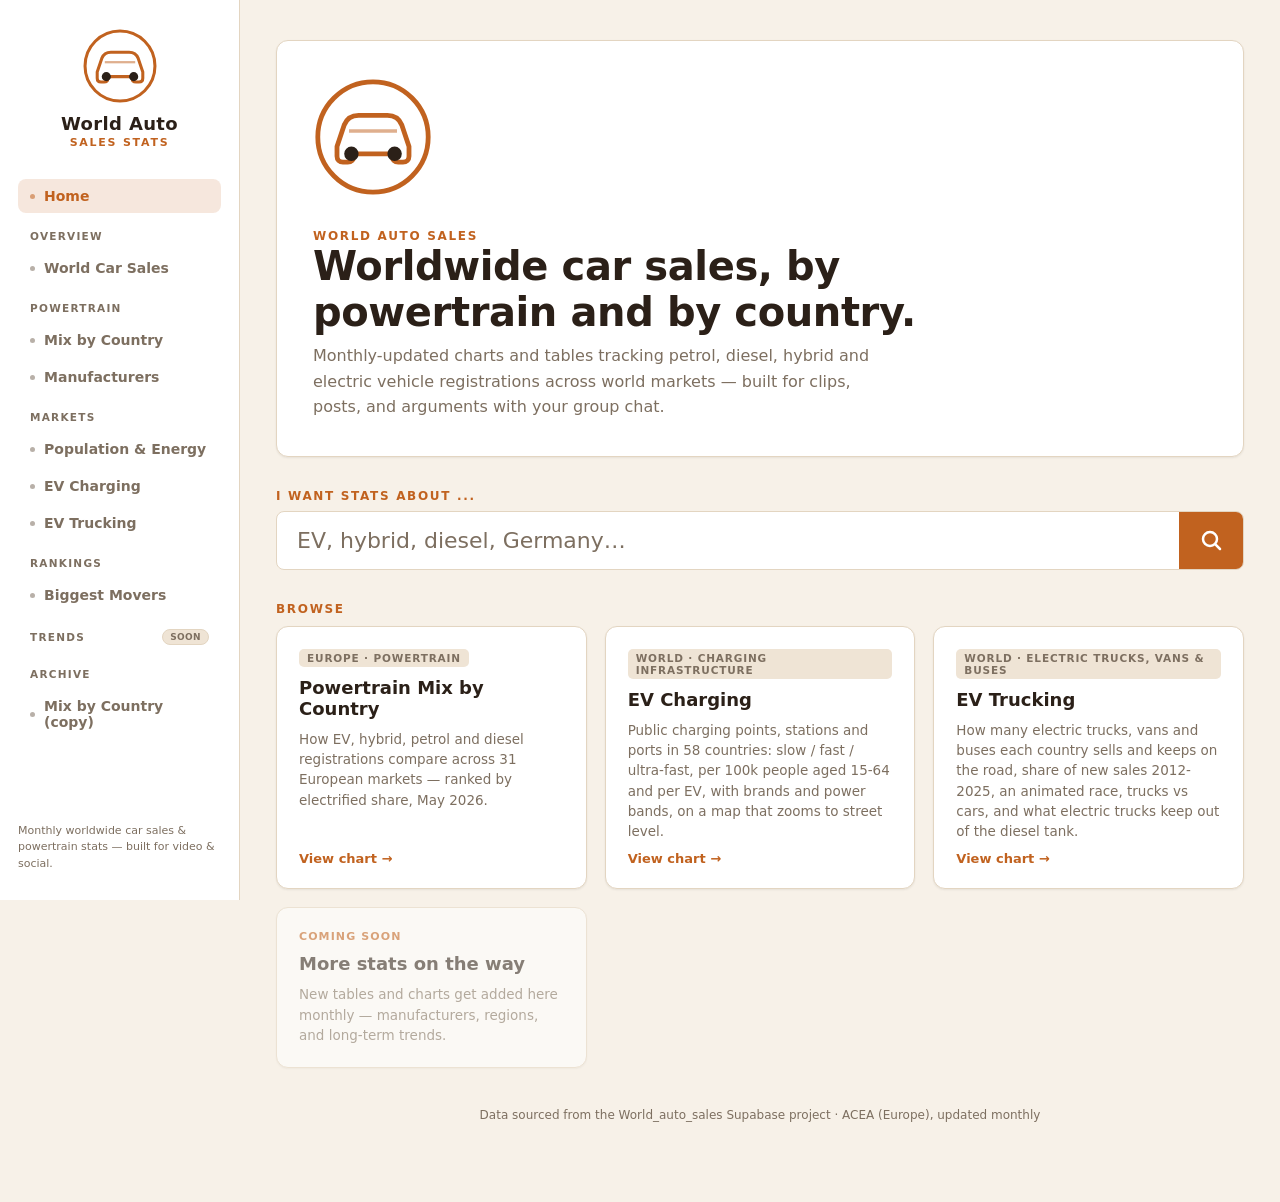
<file: index.html>
<!DOCTYPE html>
<html lang="en">
<head>
<meta charset="UTF-8">
<meta name="viewport" content="width=device-width, initial-scale=1.0">
<title>World Auto Sales</title>
<link rel="icon" href="data:image/svg+xml,<svg xmlns=%22http://www.w3.org/2000/svg%22 viewBox=%220 0 100 100%22><text y=%22.9em%22 font-size=%2290%22>🚗</text></svg>">
<link rel="stylesheet" href="assets/styles.css">
</head>
<body>

<div class="shell">
  <aside class="sidebar">
    <a class="sidebar-logo" href="index.html">
      <svg viewBox="0 0 100 100" aria-hidden="true">
        <circle cx="50" cy="50" r="46" fill="var(--surface)" stroke="var(--accent)" stroke-width="4"/>
        <path d="M20 58 L26 40 C28 35 32 32 38 32 L62 32 C68 32 72 35 74 40 L80 58 L80 66 C80 69 78 71 75 71 L71 71 C68 71 66 69 66 66 L66 64 L34 64 L34 66 C34 69 32 71 29 71 L25 71 C22 71 20 69 20 66 Z" fill="none" stroke="var(--accent)" stroke-width="4" stroke-linejoin="round"/>
        <circle cx="32" cy="64" r="6" fill="var(--text)"/>
        <circle cx="68" cy="64" r="6" fill="var(--text)"/>
        <line x1="30" y1="45" x2="70" y2="45" stroke="var(--accent)" stroke-width="3" opacity="0.5"/>
      </svg>
      <span class="wordmark">
        <span class="brand">World Auto</span>
        <span class="sub">Sales Stats</span>
      </span>
    </a>

    <nav class="sidebar-nav">
      <a href="index.html" aria-current="page"><span class="dot"></span>Home</a>

      <div class="nav-heading">Overview</div>
      <a href="world-car-sales.html"><span class="dot"></span>World Car Sales</a>

      <div class="nav-heading">Powertrain</div>
      <a href="powertrain-mix-by-country.html"><span class="dot"></span>Mix by Country</a>
      <a href="manufacturers.html"><span class="dot"></span>Manufacturers</a>

      <div class="nav-heading">Markets</div>
      <a href="population-energy.html"><span class="dot"></span>Population &amp; Energy</a>
      <a href="charging-stations.html"><span class="dot"></span>EV Charging</a>
      <a href="ev-trucking.html"><span class="dot"></span>EV Trucking</a>

      <div class="nav-heading">Rankings</div>
      <a href="biggest-movers.html"><span class="dot"></span>Biggest Movers</a>

      <div class="nav-heading">Trends<span class="soon-pill">Soon</span></div>

      <div class="nav-heading">Archive</div>
      <a href="powertrain-mix-by-country-copy.html"><span class="dot"></span>Mix by Country (copy)</a>
    </nav>

    <div class="sidebar-footer">
      Monthly worldwide car sales &amp; powertrain stats — built for video &amp; social.
    </div>
  </aside>

  <main class="main">
    <div class="page">
      <div class="card hero">
        <svg class="hero-crest" viewBox="0 0 100 100" aria-hidden="true">
          <circle cx="50" cy="50" r="46" fill="var(--surface)" stroke="var(--accent)" stroke-width="4"/>
          <path d="M20 58 L26 40 C28 35 32 32 38 32 L62 32 C68 32 72 35 74 40 L80 58 L80 66 C80 69 78 71 75 71 L71 71 C68 71 66 69 66 66 L66 64 L34 64 L34 66 C34 69 32 71 29 71 L25 71 C22 71 20 69 20 66 Z" fill="none" stroke="var(--accent)" stroke-width="4" stroke-linejoin="round"/>
          <circle cx="32" cy="64" r="6" fill="var(--text)"/>
          <circle cx="68" cy="64" r="6" fill="var(--text)"/>
          <line x1="30" y1="45" x2="70" y2="45" stroke="var(--accent)" stroke-width="3" opacity="0.5"/>
        </svg>
        <div class="hero-text">
          <div class="eyebrow">World Auto Sales</div>
          <h1>Worldwide car sales, by powertrain and by country.</h1>
          <p>Monthly-updated charts and tables tracking petrol, diesel, hybrid and electric vehicle registrations across world markets — built for clips, posts, and arguments with your group chat.</p>
        </div>
      </div>

      <div class="search-section">
        <div class="eyebrow" style="margin-bottom:8px;">I want stats about ...</div>
        <div class="search-box" id="search-box">
          <input type="text" id="search-input" placeholder="EV, hybrid, diesel, Germany…" autocomplete="off">
          <button type="button" class="clear-btn" id="search-clear" aria-label="Clear search">✕</button>
          <button type="button" class="search-submit" id="search-submit" aria-label="Search">
            <svg viewBox="0 0 24 24" fill="none" stroke="currentColor" stroke-width="2.5" stroke-linecap="round" aria-hidden="true">
              <circle cx="11" cy="11" r="7"/>
              <line x1="21" y1="21" x2="16.65" y2="16.65"/>
            </svg>
          </button>
        </div>
      </div>

      <div>
        <div class="browse-heading">
          <div class="eyebrow" id="browse-title">Browse</div>
          <div class="count" id="browse-count"></div>
        </div>
        <div class="link-grid" id="link-grid"></div>
      </div>

      <footer class="page-footer">
        Data sourced from the World_auto_sales Supabase project · ACEA (Europe), updated monthly
      </footer>
    </div>
  </main>
</div>

<script src="assets/catalog.js"></script>
<script>
const grid = document.getElementById('link-grid');
const input = document.getElementById('search-input');
const searchBox = document.getElementById('search-box');
const clearBtn = document.getElementById('search-clear');
const browseTitle = document.getElementById('browse-title');
const browseCount = document.getElementById('browse-count');

function cardHTML(stat){
  return `
    <a class="link-card card" href="${stat.url}">
      <div class="subject">${stat.subject}</div>
      <h3>${stat.title}</h3>
      <p>${stat.description}</p>
      <div class="cta">View chart →</div>
    </a>`;
}

function comingSoonHTML(){
  return `
    <div class="link-card card coming-soon">
      <div class="tag">Coming soon</div>
      <h3>More stats on the way</h3>
      <p>New tables and charts get added here monthly — manufacturers, regions, and long-term trends.</p>
    </div>`;
}

function matches(stat, query){
  const haystack = [stat.title, stat.subject, ...stat.keywords].join(' ').toLowerCase();
  return query.split(/\s+/).filter(Boolean).every(term => haystack.includes(term));
}

function render(){
  const query = input.value.trim().toLowerCase();
  searchBox.classList.toggle('has-query', query.length > 0);

  if(!query){
    browseTitle.textContent = 'Browse';
    browseCount.textContent = '';
    grid.innerHTML = STATS_CATALOG.map(cardHTML).join('') + comingSoonHTML();
    return;
  }

  const results = STATS_CATALOG.filter(stat => matches(stat, query));
  browseTitle.textContent = 'Search results';
  browseCount.textContent = results.length + (results.length === 1 ? ' match' : ' matches');

  grid.innerHTML = results.length
    ? results.map(cardHTML).join('')
    : `<div class="no-results">No stats found for "${input.value.trim()}" — try a different word, like a fuel type or country.</div>`;
}

input.addEventListener('input', render);
clearBtn.addEventListener('click', () => { input.value = ''; render(); input.focus(); });
document.getElementById('search-submit').addEventListener('click', () => { render(); input.focus(); });
input.addEventListener('keydown', e => { if(e.key === 'Enter') render(); });
render();
</script>
</body>
</html>
</file>
<file: assets/styles.css>
:root{
  --bg:#f7f1e8;
  --surface:#ffffff;
  --surface-alt:#efe4d5;
  --text:#2b2018;
  --text-muted:#7d6f60;
  --accent:#c1621f;
  --accent-strong:#b3261e;
  --border:#e3d5c1;
  --shadow: 0 1px 2px rgba(43,32,24,0.08);
  /* the .tooltip background is var(--text) (inverted vs. the page), so these need the
     opposite light/dark pairing from every other token here: bright in light mode
     (tooltip is dark), deeper/richer in dark mode (tooltip is light) -- see below.
     One per B/C/D grade so the tooltip's "Data quality" line is distinguishable at a
     glance again, not one flat highlight color for every grade. AA/A get no override at
     all (plain tooltip text) so the B/C/D colors are the ones that stand out. */
  --dq-tooltip-b:#ffd60a;
  --dq-tooltip-c:#ff9d4d;
  --dq-tooltip-d:#ff6259;
  /* MoM change line in the map tooltip: bright in light mode (dark tooltip), deeper in dark mode (light tooltip) */
  --tip-up:#4ade80;
  --tip-down:#ff6b61;
  --tip-flat:#ffd60a;
  /* map fill for a country we've actively researched and graded (has a country_data_coverage
     entry) but that has no fuel-type split in any period -- light purple, a deliberate signal
     that real sales/total data exists for this country even though the fuel-type split doesn't,
     distinct from both --surface-alt (used for "never looked at this country" map fill) and the
     pale-green end of the BEV colorScale, so the three "no color" states read as genuinely different */
  --map-no-motorisation:#c9b8e8;
  /* map fill for a country that DOES have a fuel-type split, but not for the period selected
     (e.g. annual-only Morocco while a 2026 month is picked) -- soft blue, so it reads apart from
     purple (no split in any period), tan (never researched) and the green BEV scale */
  --map-no-period:#a9c7d9;
  /* map fill for "never researched" countries -- its own token rather than reusing
     --surface-alt, because --surface-alt is near-black in dark mode and made this tier
     unreadable (blending into the map's dark background); darker tan in light mode so
     it reads as a deliberate fill rather than empty page background */
  --map-not-researched:#ddd0ba;
}
@media (prefers-color-scheme: dark){
  :root:not([data-theme="light"]){
    --bg:#15110e;
    --surface:#1c1815;
    --surface-alt:#241d17;
    --text:#f2ece5;
    --text-muted:#a89a8b;
    --accent:#e2833f;
    --accent-strong:#e2564a;
    --border:#362e26;
    --shadow: 0 1px 2px rgba(0,0,0,0.4);
    --dq-tooltip-b:#8a6a00;
    --dq-tooltip-c:#8a4300;
    --dq-tooltip-d:#8a1f16;
    --tip-up:#15803d;
    --tip-down:#b91c1c;
    --tip-flat:#a16207;
    --map-no-motorisation:#5a4a7a;
    --map-no-period:#3e5d73;
    --map-not-researched:#ffffff;
  }
}
:root[data-theme="dark"]{
  --bg:#15110e;
  --surface:#1c1815;
  --surface-alt:#241d17;
  --text:#f2ece5;
  --text-muted:#a89a8b;
  --accent:#e2833f;
  --accent-strong:#e2564a;
  --border:#362e26;
  --shadow: 0 1px 2px rgba(0,0,0,0.4);
  --dq-tooltip-b:#8a6a00;
  --dq-tooltip-c:#8a4300;
  --dq-tooltip-d:#8a1f16;
  --tip-up:#15803d;
  --tip-down:#b91c1c;
  --tip-flat:#a16207;
  --map-not-researched:#ffffff;
  --map-no-motorisation:#5a4a7a;
  --map-no-period:#3e5d73;
}

*{ box-sizing:border-box; }
html, body{ background:var(--bg); }
body{
  color:var(--text);
  font-family: -apple-system, "Segoe UI", system-ui, Roboto, sans-serif;
  margin:0;
}

/* ---------- shell / sidebar layout ---------- */
.shell{
  display:flex;
  align-items:stretch;
  min-height:100vh;
}
.sidebar{
  width:240px;
  flex-shrink:0;
  background:var(--surface);
  border-right:1px solid var(--border);
  padding:28px 18px;
  display:flex;
  flex-direction:column;
  gap:30px;
  position:sticky;
  top:0;
  align-self:flex-start;
  height:100vh;
  overflow-y:auto;
}
.sidebar-logo{
  display:flex;
  flex-direction:column;
  align-items:center;
  gap:10px;
  text-align:center;
  text-decoration:none;
  color:inherit;
}
.sidebar-logo svg{ width:76px; height:76px; }
.sidebar-logo .wordmark{ line-height:1.15; }
.sidebar-logo .wordmark .brand{
  display:block;
  font-size:18px;
  font-weight:800;
  letter-spacing:0.02em;
  color:var(--text);
}
.sidebar-logo .wordmark .sub{
  display:block;
  font-size:11px;
  font-weight:700;
  letter-spacing:0.16em;
  text-transform:uppercase;
  color:var(--accent);
  margin-top:2px;
}

nav.sidebar-nav{
  display:flex;
  flex-direction:column;
  gap:3px;
}
nav.sidebar-nav .nav-heading{
  display:flex;
  align-items:center;
  justify-content:space-between;
  gap:8px;
  font-size:10.5px;
  font-weight:700;
  letter-spacing:0.12em;
  text-transform:uppercase;
  color:var(--text-muted);
  padding:0 12px;
  margin:14px 0 6px;
}
.soon-pill{
  font-size:9px;
  font-weight:700;
  letter-spacing:0.04em;
  text-transform:uppercase;
  color:var(--text-muted);
  background:var(--surface-alt);
  border:1px solid var(--border);
  border-radius:20px;
  padding:2px 7px;
}
nav.sidebar-nav a{
  display:flex;
  align-items:center;
  gap:9px;
  padding:9px 12px;
  border-radius:8px;
  color:var(--text-muted);
  font-weight:600;
  font-size:14px;
  text-decoration:none;
}
nav.sidebar-nav a:hover{ background:var(--surface-alt); color:var(--text); }
nav.sidebar-nav a[aria-current="page"]{
  background: color-mix(in srgb, var(--accent) 15%, transparent);
  color:var(--accent);
}
nav.sidebar-nav a .dot{
  width:5px; height:5px; border-radius:50%;
  background:currentColor;
  opacity:0.55;
  flex-shrink:0;
}

.sidebar-footer{
  margin-top:auto;
  font-size:11px;
  color:var(--text-muted);
  line-height:1.5;
}

.main{
  flex:1;
  min-width:0;
  padding:40px 36px 80px;
}
.page{
  max-width: 1180px;
  margin: 0 auto;
  display:flex;
  flex-direction:column;
  gap:32px;
}

/* individual-country.html: sticky "choose a country" bar, always pinned to the top of the
   viewport while scrolling — the page requires a country to be picked before showing any
   chart, so this needs to stay reachable no matter how far down the user has scrolled. */
.country-search-bar{
  position:sticky;
  top:0;
  z-index:40;
  display:flex;
  align-items:center;
  gap:14px;
  background:var(--surface);
  border:1px solid var(--border);
  border-radius:10px;
  padding:14px 18px;
  margin-bottom:24px;
  box-shadow:0 2px 10px rgba(0,0,0,0.06);
}
.country-search-label{
  font-size:12px;
  font-weight:700;
  letter-spacing:0.04em;
  text-transform:uppercase;
  color:var(--text-muted);
  white-space:nowrap;
}
.country-search-input-wrap{ position:relative; flex:1; max-width:420px; }
.country-search-input{
  width:100%;
  box-sizing:border-box;
  font-family:inherit;
  font-size:15px;
  color:var(--text);
  background:var(--surface-alt);
  border:1px solid var(--border);
  border-radius:8px;
  padding:10px 14px;
}
.country-search-input:focus{ outline:none; border-color:var(--accent); }
.country-search-results{
  position:absolute;
  top:calc(100% + 4px);
  left:0;
  right:0;
  max-height:320px;
  overflow-y:auto;
  background:var(--surface);
  border:1px solid var(--border);
  border-radius:8px;
  box-shadow:0 8px 24px rgba(0,0,0,0.14);
  z-index:41;
}
.country-search-result{
  display:block;
  width:100%;
  text-align:left;
  padding:9px 14px;
  font-size:13.5px;
  font-family:inherit;
  color:var(--text);
  background:none;
  border:none;
  border-bottom:1px solid var(--border);
  cursor:pointer;
}
.country-search-result:last-child{ border-bottom:none; }
.country-search-result:hover, .country-search-result.active{ background:var(--surface-alt); color:var(--accent); }
.country-search-result .csr-continent{ color:var(--text-muted); font-size:11px; margin-right:6px; }
.country-search-empty{ padding:9px 14px; font-size:13px; color:var(--text-muted); }
.country-search-bar .map-clear-btn{ position:static; white-space:nowrap; }
.no-data-row .country-label, .no-data-row td:first-child{ color:var(--text-muted); font-style:italic; }
.no-data-bar{
  width:100%;
  padding:4px 8px;
  font-size:11.5px;
  color:var(--text-muted);
  font-style:italic;
  background:repeating-linear-gradient(45deg, var(--surface-alt), var(--surface-alt) 6px, var(--surface) 6px, var(--surface) 12px);
  border:1px dashed var(--border);
  border-radius:4px;
  box-sizing:border-box;
}
.no-data-row td:not(:first-child){ color:var(--text-muted); font-style:italic; }
#data-table tr.total-row{ font-weight:700; border-top:2px solid var(--border); background:var(--surface-alt); }
#data-table tr.total-row td.as-of-cell{ font-weight:400; font-style:italic; color:var(--text-muted); font-size:11.5px; }
@media (max-width: 720px){
  .country-search-bar{ flex-wrap:wrap; }
  .country-search-label{ width:100%; }
  .country-search-input-wrap{ max-width:none; }
}

header.page-header{
  display:flex;
  flex-direction:column;
  gap:6px;
  border-bottom: 1px solid var(--border);
  padding-bottom: 20px;
}
.eyebrow{
  font-size:12px;
  font-weight:700;
  letter-spacing:0.14em;
  text-transform:uppercase;
  color:var(--accent);
}
h1{
  font-size: clamp(28px, 4vw, 40px);
  font-weight:800;
  letter-spacing:-0.01em;
  margin:0;
  text-wrap:balance;
}
.subtitle{
  color:var(--text-muted);
  font-size:15px;
  max-width:66ch;
  line-height:1.5;
  margin:0;
}

.stat-row{
  display:grid;
  grid-template-columns: repeat(auto-fit, minmax(120px,1fr));
  gap:10px;
}
.stat{
  background:var(--surface-alt);
  border:1px solid var(--border);
  border-radius:10px;
  padding:14px 14px;
  box-shadow:var(--shadow);
}
.stat .label{
  font-size:11px;
  font-weight:700;
  letter-spacing:0.08em;
  text-transform:uppercase;
  color:var(--text-muted);
}
.stat .value{
  font-family: ui-monospace, "SF Mono", "Cascadia Code", Consolas, monospace;
  font-variant-numeric: tabular-nums;
  font-size:24px;
  font-weight:700;
  margin-top:4px;
}
.stat .value small{
  display:block;
  font-size:12px;
  font-weight:600;
  color:var(--text-muted);
  margin-left:0;
  margin-top:3px;
}
.stat .stat-sub{ font-size:12.5px; font-weight:700; color:var(--text-muted); margin-top:3px; cursor:help; }
.stat .value small.stat-yoy{
  display:block;
  margin-left:0;
  margin-top:3px;
  font-size:12px;
  font-weight:700;
}
.stat .value small.stat-yoy.yoy-up{ color:#1e8f5f; }
.stat .value small.stat-yoy.yoy-down{ color:var(--accent-strong); }

.focus-stats-card .stat-row{ margin-top:4px; }
.focus-rank{
  margin-top:6px;
  font-size:11px;
  font-weight:600;
  color:var(--text-muted);
  display:flex;
  flex-direction:column;
  gap:1px;
}
.focus-rank .focus-date{
  margin-top:3px;
  font-weight:500;
  font-style:italic;
  opacity:0.75;
}

.card{
  background:var(--surface);
  border:1px solid var(--border);
  border-radius:12px;
  box-shadow:var(--shadow);
}

.chart-card{
  padding:20px 20px 12px;
  position:relative;
}
.chart-card h2{
  font-size:15px;
  margin:0 0 2px;
  font-weight:700;
}
.chart-card .note{
  font-size:12.5px;
  color:var(--text-muted);
  margin:0 0 14px;
}
svg.chart{ width:100%; height:auto; display:block; overflow: visible; touch-action:none; }

/* ---------- fuel-type legend ---------- */
.chart-legend{
  display:flex;
  flex-wrap:wrap;
  gap:8px;
  margin-bottom:14px;
}
.legend-chip{
  display:flex;
  align-items:center;
  gap:6px;
  padding:5px 11px;
  border-radius:999px;
  border:1px solid var(--border);
  background:var(--surface);
  font-size:12.5px;
  font-weight:600;
  color:var(--text);
  cursor:pointer;
  transition:opacity .15s ease;
}
.legend-chip.dimmed{ opacity:0.35; }
.legend-chip .swatch{
  width:10px; height:10px;
  border-radius:50%;
  flex-shrink:0;
}

.chart-header-row{
  display:flex;
  align-items:center;
  justify-content:space-between;
  flex-wrap:wrap;
  gap:8px 16px;
}
.chart-header-row h2{ margin:0; }
.chart-mode-toggle{
  display:inline-flex;
  border:1px solid var(--border);
  border-radius:8px;
  overflow:hidden;
  flex-shrink:0;
}
.mode-btn{
  background:var(--surface);
  border:none;
  padding:5px 12px;
  font-family:inherit;
  font-size:11.5px;
  font-weight:700;
  color:var(--text-muted);
  cursor:pointer;
}
.mode-btn + .mode-btn{ border-left:1px solid var(--border); }
.mode-btn:hover{ color:var(--text); }
.mode-btn.active{ background:var(--accent); color:var(--surface); }

.legend-row{
  display:flex;
  align-items:center;
  justify-content:space-between;
  flex-wrap:wrap;
  gap:10px 16px;
  margin-bottom:14px;
}
.legend-row .chart-legend{ margin-bottom:0; }
.chart-mode-toggle.lg{ border-radius:10px; border-width:1.5px; }
.chart-mode-toggle.lg .mode-btn{
  padding:10px 20px;
  font-size:14px;
  cursor:help;
}
.chart-mode-toggle.lg .mode-btn.active{ box-shadow: inset 0 0 0 1.5px var(--accent); }

/* ---------- clickable rank rows (isolate a country) ---------- */
.rank-row.isolatable{ cursor:pointer; border-radius:6px; padding:2px 4px; margin:-2px -4px; transition:background .1s ease; }
.rank-row.isolatable:hover{ background:var(--surface-alt); }
.rank-row.isolatable.active-isolate{ background: color-mix(in srgb, var(--accent) 12%, transparent); }

/* ---------- momentum small-multiples grid ---------- */
.momentum-grid{
  display:grid;
  grid-template-columns: repeat(auto-fill, minmax(150px, 1fr));
  gap:10px;
}
/* country names that act as a filter selector (Mix by Country) */
.country-click{ cursor:pointer; }
.country-click:hover{ color:var(--accent); text-decoration:underline; }

/* ---------- timeline play bar (Electrified Share by Country): round play button, big period label, scrubber ---------- */
.elec-timeline{ display:flex; align-items:center; gap:14px; flex-wrap:wrap; margin:6px 0 12px; padding:8px 12px; border:1px solid var(--border); border-radius:12px; background:var(--surface-alt); }
.elec-play{
  appearance:none; border:none; cursor:pointer; flex:none; width:40px; height:40px; border-radius:50%;
  font-size:15px; font-weight:900; color:#fff; line-height:1;
  background:linear-gradient(135deg, var(--accent), var(--accent-strong));
  box-shadow:0 5px 14px color-mix(in srgb, var(--accent) 38%, transparent);
  transition:transform .12s ease, filter .12s ease;
}
.elec-play:hover{ filter:brightness(1.08); transform:scale(1.05); }
.elec-tl-label{ font-size:24px; font-weight:800; letter-spacing:-.02em; min-width:150px; font-variant-numeric:tabular-nums; color:var(--text); }
.elec-tl-label small{ display:block; font-size:10px; letter-spacing:.1em; text-transform:uppercase; color:var(--accent); font-weight:800; margin-top:-3px; }
.elec-timeline input[type=range]{ flex:1; min-width:180px; accent-color:var(--accent); height:6px; cursor:pointer; }
/* the bars slide to their new rank while the timeline plays */
#rank-rows .rank-row{ will-change:transform; }

/* exactly five cards in ONE row (Mix by Country momentum sections); on a narrow screen it falls back to wrapping */
.momentum-grid.five-up{ grid-template-columns: repeat(5, minmax(0, 1fr)); }
@media (max-width: 760px){
  .momentum-grid.five-up{ grid-template-columns: repeat(auto-fill, minmax(150px, 1fr)); }
}
.momentum-card{
  background:var(--surface-alt);
  border:1px solid var(--border);
  border-radius:10px;
  padding:10px 12px;
  cursor:pointer;
}
.momentum-card:hover{ border-color:var(--accent); }
.momentum-card .mc-name{
  font-size:12.5px; font-weight:700; color:var(--text);
  white-space:nowrap; overflow:hidden; text-overflow:ellipsis;
}
.momentum-card .mc-row{ display:flex; align-items:baseline; justify-content:space-between; gap:6px; margin-top:2px; }
.momentum-card .mc-pct{
  font-family: ui-monospace, "SF Mono", "Cascadia Code", Consolas, monospace;
  font-variant-numeric: tabular-nums;
  font-size:15px; font-weight:700; color:var(--text);
}
.momentum-card .mc-delta{
  font-family: ui-monospace, "SF Mono", "Cascadia Code", Consolas, monospace;
  font-variant-numeric: tabular-nums;
  font-size:11px; font-weight:700; padding:1px 6px; border-radius:999px;
}
.momentum-card .mc-delta.up{ color:#1e8f5f; background:color-mix(in srgb, #1e8f5f 14%, transparent); }
.momentum-card .mc-delta.down{ color:var(--accent-strong); background:color-mix(in srgb, var(--accent-strong) 12%, transparent); }
.momentum-card .mc-spark{ width:100%; height:34px; display:block; margin-top:6px; }
.momentum-card .mc-spark path.spark-line{ fill:none; stroke:var(--accent); stroke-width:1.6px; }
.momentum-card .mc-spark circle.spark-dot{ fill:var(--accent); }
.momentum-card .mc-spark circle.spark-dot-proj{ fill:var(--surface); stroke:var(--accent); stroke-width:1.6px; }
.momentum-card .mc-name.is-projected{ color:var(--accent); }
.mc-proj-tag{
  font-size:8.5px; font-weight:700; letter-spacing:0.03em;
  color:var(--accent); border:1px solid var(--accent); border-radius:20px;
  padding:0 4px; vertical-align:middle; margin-left:2px;
}

/* ---------- data-quality grade (AA/A/B/C/D) ---------- */
.dq-badge{
  font-size:10.5px; font-weight:700; letter-spacing:0.02em;
  border-radius:20px; padding:1px 8px; vertical-align:middle;
  margin-left:6px; cursor:help; white-space:nowrap;
}
.dq-tooltip-line{ font-weight:700; }
/* inside the map tooltip, override the muted badge colors with bright, theme-aware,
   per-grade colors so the quality line pops against the tooltip's dark (light-mode) /
   light (dark-mode) background instead of blending into the rest of the tooltip text.
   AA/A are reset to plain tooltip text (overriding the .dq-AA/.dq-A badge color below,
   which would otherwise still apply here too) so the B/C/D colors -- the grades
   actually worth flagging -- are the ones that stand out. */
.tooltip .dq-tooltip-line.dq-AA, .tooltip .dq-tooltip-line.dq-A{ color:inherit; }
.tooltip .dq-tooltip-line.dq-B{ color:var(--dq-tooltip-b); }
.tooltip .dq-tooltip-line.dq-C{ color:var(--dq-tooltip-c); }
.tooltip .dq-tooltip-line.dq-D{ color:var(--dq-tooltip-d); }
.tooltip .mom-up{ color:var(--tip-up); font-weight:700; }
.tooltip .mom-down{ color:var(--tip-down); font-weight:700; }
.tooltip .mom-flat{ color:var(--tip-flat); font-weight:700; }
.dq-AA, .dq-A{ color:#1a7a3c; border:1px solid #1a7a3c; background:rgba(26,122,60,.08); }
.dq-B{ color:#9a7a00; border:1px solid #9a7a00; background:rgba(154,122,0,.1); }
.dq-C{ color:#b85c00; border:1px solid #b85c00; background:rgba(184,92,0,.1); }
.dq-D{ color:#b3261e; border:1px solid #b3261e; background:rgba(179,38,30,.1); }

/* ---------- world-market rank badge (by total 2025 registrations) ---------- */
/* Top 10 = gold, 11-30 = silver, 31-50 = bronze, 51-75 = blue, 76+ = black */
.world-rank-badge{
  display:inline-block;
  font-size:10px; font-weight:800; letter-spacing:0.02em;
  padding:1px 7px; border-radius:20px;
  white-space:nowrap; vertical-align:middle;
}
.rank-row .world-rank-badge{ width:38px; flex-shrink:0; text-align:center; padding:2px 0; }
.world-rank-badge.tier-gold{ color:#8a6d00; background:rgba(212,175,55,.2); border:1px solid #c9a227; }
.world-rank-badge.tier-blue{ color:#2f5f8f; background:rgba(59,110,165,.16); border:1px solid #3b6ea5; }
.world-rank-badge.tier-green{ color:#1a6b3f; background:rgba(30,143,95,.16); border:1px solid #1e8f5f; }
.world-rank-badge.tier-darkred{ color:#7a1f1f; background:rgba(122,31,31,.14); border:1px solid #7a1f1f; }
.world-rank-badge.tier-black{ color:#2b2b2b; background:rgba(43,43,43,.1); border:1px solid #2b2b2b; }
/* inside a tooltip, the badge sits on an inverted (near-black in light mode, near-white in
   dark mode) background where the default tinted-text-on-tint styling above has poor contrast
   -- use solid, opaque, self-contained colors instead so it reads regardless of what's behind it */
.tooltip .world-rank-badge{ margin-top:2px; border:none; }
.tooltip .world-rank-badge.tier-gold{ background:#d4af37; color:#3a2e00; }
.tooltip .world-rank-badge.tier-blue{ background:#4a80b8; color:#fff; }
.tooltip .world-rank-badge.tier-green{ background:#1e8f5f; color:#fff; }
.tooltip .world-rank-badge.tier-darkred{ background:#7a1f1f; color:#fff; }
.tooltip .world-rank-badge.tier-black{ background:#6b6b6b; color:#fff; }

/* ---------- bubble chart (volume vs BEV share) ---------- */
.bubble-axis .domain, .bubble-axis .tick line{ stroke:var(--border); }
.bubble-axis-break{ stroke:var(--surface); stroke-width:2.5px; }
.bubble-axis .tick text{
  fill:var(--text-muted);
  font-size:10px;
  font-family: ui-monospace, "SF Mono", "Cascadia Code", Consolas, monospace;
}
.bubble-axis-title{
  fill:var(--text-muted);
  font-size:11px;
  font-weight:700;
  text-transform:uppercase;
  letter-spacing:0.06em;
}
.bubble-node-group{ cursor:pointer; }
.bubble-ring{
  fill:var(--surface-alt);
  stroke:var(--border);
  stroke-width:1;
  transition:stroke 0.1s ease;
}
.bubble-node-group:hover .bubble-ring{ stroke:var(--accent); stroke-width:2; }
.bubble-label{
  fill:var(--text);
  font-size:9.5px;
  font-weight:600;
  pointer-events:none;
  text-anchor:middle;
}
.bubble-trend-path{
  stroke:var(--accent);
  stroke-width:1.5px;
  stroke-linecap:round;
  stroke-linejoin:round;
  opacity:.3;
  pointer-events:none;
}
.bubble-trend-path.is-down{
  stroke:var(--accent-strong);
}
.ev-reg-entry{
  padding:10px 0;
  border-top:1px solid var(--border);
}
.ev-reg-entry:first-child{ border-top:none; padding-top:0; }
.ev-reg-bloc{
  font-size:11px;
  font-weight:700;
  color:var(--text-muted);
  text-transform:uppercase;
  letter-spacing:.03em;
  margin-bottom:4px;
}
.ev-reg-badge{
  display:inline-block;
  font-size:11px;
  font-weight:600;
  padding:2px 8px;
  border-radius:999px;
  border:1px solid var(--border);
  margin-bottom:8px;
}
.ev-reg-badge.binding{ background:var(--surface-alt); color:var(--text); }
.ev-reg-badge.non-binding{ background:transparent; color:var(--text-muted); }
.ev-reg-row{
  font-size:12.5px;
  line-height:1.5;
  margin-top:6px;
}
.ev-reg-label{
  display:block;
  font-size:10.5px;
  font-weight:700;
  color:var(--text-muted);
  text-transform:uppercase;
  letter-spacing:.03em;
  margin-bottom:2px;
}
.ev-reg-caveat{ color:var(--text-muted); }
.ev-reg-footer{
  margin-top:8px;
  font-size:11px;
  color:var(--text-muted);
}
.ev-reg-footer a{ color:var(--accent); }
.bubble-trend-dot{
  fill:var(--accent);
  stroke:var(--surface);
  stroke-width:1px;
  cursor:pointer;
}

/* ---------- ranked bar rows (country comparison) ---------- */
.rank-rows-header{
  display:flex;
  align-items:center;
  gap:12px;
  margin-bottom:6px;
}
.rank-rows-header .rrh-spacer{ flex:1; }
.rank-rows-header .rrh-yoy{
  width:52px; flex-shrink:0;
  font-size:10.5px;
  font-weight:700;
  letter-spacing:0.06em;
  text-transform:uppercase;
  color:var(--text-muted);
  cursor:help;
}
.rank-rows{ display:flex; flex-direction:column; gap:10px; }
.rank-row{ display:flex; align-items:center; gap:12px; }
.rank-row .country-label{
  width:118px; flex-shrink:0;
  font-size:13px; font-weight:600;
  text-align:right;
  color:var(--text);
  white-space:nowrap; overflow:hidden; text-overflow:ellipsis;
}
.rank-row .bar-track{
  flex:1;
  display:flex;
  height:22px;
  border-radius:5px;
  overflow:hidden;
  background:var(--surface-alt);
  cursor:default;
  position:relative;
}
/* 75% reference line -- since the stack order is BEV/PHEV/Hybrid/Petrol/Diesel/Others,
   this marks "electrified+hybrid is 75%+ of the mix" i.e. combined Petrol+Diesel (+Others)
   under 25%. Only meaningful in %-stacked mode, where every bar sums to the same 100% --
   in raw (unit-scaled) mode bars have different totals, so the mark is hidden there. */
#rank-rows:not(.raw-mode) .rank-row .bar-track::after{
  content:'';
  position:absolute;
  left:75%;
  top:0;
  bottom:0;
  width:0;
  border-left:2px dotted #ffffff;
  /* difference-blends against whatever segment color is underneath (including the black
     Petrol and dark-gray Diesel segments, where a plain --text-colored line disappeared) --
     always renders as the visual inverse of its backdrop, so it stays legible everywhere
     without needing a color chosen per segment */
  mix-blend-mode:difference;
  pointer-events:none;
}
.rank-row .bar-seg{ height:100%; cursor:pointer; }
.rank-row .bev-outside-label{
  width:56px; flex-shrink:0;
  text-align:right;
  font-family: ui-monospace, "SF Mono", "Cascadia Code", Consolas, monospace;
  font-variant-numeric: tabular-nums;
  font-size:11px;
  font-weight:700;
  white-space:nowrap;
}
/* the number of a bar that is too short to hold it, written just to the right of the bar's end (inside the empty part of the track) */
.rank-row .bar-out-label{
  position:absolute; top:50%; transform:translateY(-50%);
  font-variant-numeric: tabular-nums; font-size:11px; font-weight:700; color:var(--text);
  white-space:nowrap; pointer-events:none;
}
.rank-row .pct-label{
  width:52px; flex-shrink:0;
  font-family: ui-monospace, "SF Mono", "Cascadia Code", Consolas, monospace;
  font-variant-numeric: tabular-nums;
  font-size:12.5px;
  font-weight:700;
  color:var(--accent);
}
.rank-row .pct-label.yoy-up{ color:#1e8f5f; }
.rank-row .pct-label.yoy-down{ color:var(--accent-strong); }
.rank-row .country-label.is-projected{ color:var(--accent); }
.rank-rows-header .rrh-total{
  width:100px; flex-shrink:0; text-align:right;
  font-size:10.5px; font-weight:700; letter-spacing:0.06em; text-transform:uppercase;
  color:var(--text-muted);
}
.rank-row .total-label{
  width:100px; flex-shrink:0; text-align:right;
  font-family: ui-monospace, "SF Mono", "Cascadia Code", Consolas, monospace;
  font-variant-numeric: tabular-nums;
  font-size:12.5px; font-weight:600; color:var(--text-muted);
}

.country-link{ cursor:pointer; }
.country-link:hover{ color:var(--accent); text-decoration:underline; }
.hidden{ display:none !important; }
.back-link{
  display:inline-block; margin-bottom:14px;
  font-size:13px; font-weight:700; color:var(--accent); text-decoration:none;
}
.back-link:hover{ text-decoration:underline; }

/* ---------- map country-click drilldown (trend line chart) ---------- */
.map-svg .country.selected{ stroke:var(--text); stroke-width:2px; }
.country-drilldown{ margin-top:16px; padding-top:16px; border-top:1px solid var(--border); }
.country-drilldown.hidden{ display:none; }
.drilldown-header{ display:flex; align-items:center; justify-content:space-between; gap:12px; margin-bottom:2px; }
.drilldown-header h3{ margin:0; font-size:14px; font-weight:700; }
.drilldown-close{
  background:transparent; border:1px solid var(--border); border-radius:6px;
  padding:4px 10px; font-size:11.5px; font-weight:600; color:var(--text-muted); cursor:pointer;
}
.drilldown-close:hover{ color:var(--text); border-color:var(--text-muted); }
.drilldown-placeholder{ font-size:12.5px; color:var(--text-muted); padding:4px 0 2px; }
.trend-line{ fill:none; stroke-width:2.2px; transition: opacity .15s ease; }
.legend-chip{ transition: opacity .15s ease; }
.trend-guideline{ stroke:var(--border); stroke-width:1; }
.trend-dot{ stroke:var(--surface); stroke-width:1.5px; }

.tooltip{
  position:absolute;
  pointer-events:none;
  background:var(--text);
  color:var(--bg);
  font-size:12.5px;
  line-height:1.5;
  padding:8px 11px;
  border-radius:8px;
  box-shadow: 0 4px 12px rgba(0,0,0,0.18);
  opacity:0;
  transform:translate(-50%,-100%);
  transition:opacity 0.1s ease;
  white-space:normal;
  max-width:300px;
  width:max-content;
  z-index:10;
}
.tooltip strong{
  font-family: ui-monospace, "SF Mono", "Cascadia Code", Consolas, monospace;
  font-variant-numeric: tabular-nums;
}
.tooltip-holding{
  display:inline-block;
  margin-top:2px;
  font-size:11px;
  opacity:0.75;
}

.table-card{ overflow:hidden; }
.table-card h2{
  font-size:15px;
  font-weight:700;
  margin:0;
  padding:18px 20px 4px;
}
.table-card .note{
  font-size:12.5px;
  color:var(--text-muted);
  margin:0;
  padding:0 20px 14px;
}
.table-scroll{
  overflow-x:auto;
  max-height: 560px;
  overflow-y: auto;
  border-top:1px solid var(--border);
}
table{
  width:100%;
  border-collapse:collapse;
  font-size:13.5px;
}
thead th{
  position:sticky;
  top:0;
  background:var(--surface-alt);
  text-align:right;
  font-size:11px;
  font-weight:700;
  letter-spacing:0.05em;
  text-transform:uppercase;
  color:var(--text-muted);
  padding:10px 16px;
  border-bottom:1px solid var(--border);
  cursor:pointer;
  user-select:none;
  white-space:nowrap;
}
thead th:first-child, td:first-child{ text-align:left; }
thead th:hover{ color:var(--accent); }
thead th .arrow{ opacity:0.4; margin-left:4px; }
thead th.sorted .arrow{ opacity:1; color:var(--accent); }
tbody td{
  padding:7px 16px;
  text-align:right;
  font-family: ui-monospace, "SF Mono", "Cascadia Code", Consolas, monospace;
  font-variant-numeric: tabular-nums;
  border-bottom:1px solid var(--border);
  white-space:nowrap;
}
tbody tr:nth-child(even){ background:var(--surface-alt); }
tbody tr:hover{ background: color-mix(in srgb, var(--accent) 12%, transparent); }
tbody td:first-child{
  font-family: -apple-system, "Segoe UI", system-ui, sans-serif;
  font-weight:600;
}
td.vs-above{ color:var(--accent); font-weight:700; }
td.vs-below{ color:var(--text-muted); }

footer.page-footer{
  font-size:12px;
  color:var(--text-muted);
  text-align:center;
  padding-top:8px;
}
.page-views{
  display:flex;
  justify-content:center;
  margin-top:10px;
}
.page-views img{
  height:18px;
  vertical-align:middle;
  border-radius:4px;
}

.notes-card{
  padding:18px 22px;
  border-left:3px solid var(--accent);
}
.mfr-coverage-note{
  display:flex;
  align-items:center;
  gap:6px;
  font-size:12.5px;
  font-weight:600;
  color:var(--accent-strong);
  background:color-mix(in srgb, var(--accent-strong) 10%, transparent);
  border:1px solid color-mix(in srgb, var(--accent-strong) 30%, transparent);
  border-radius:6px;
  padding:7px 11px;
  margin:0 0 10px;
}
.notes-label{
  display:flex;
  align-items:center;
  gap:7px;
  font-size:11px;
  font-weight:700;
  letter-spacing:0.08em;
  text-transform:uppercase;
  color:var(--accent);
  margin-bottom:8px;
}
.notes-toggle{
  display:flex;
  align-items:center;
  gap:7px;
  width:100%;
  border:none;
  background:none;
  padding:0;
  margin:0 0 8px;
  font:inherit;
  font-size:11px;
  font-weight:700;
  letter-spacing:0.08em;
  text-transform:uppercase;
  color:var(--accent);
  cursor:pointer;
  text-align:left;
}
.notes-hint{
  font-size:10px;
  font-weight:600;
  letter-spacing:0.02em;
  text-transform:none;
  color:var(--text-muted);
}
.notes-arrow{
  margin-left:auto;
  font-size:12px;
  line-height:1;
  color:var(--accent);
  transition:transform .15s ease;
}
.notes-card.is-collapsed .notes-toggle{ margin-bottom:0; }
.notes-card.is-collapsed .notes-body{ display:none; }
.notes-card.is-collapsed .notes-arrow{ transform:rotate(0deg); }
.notes-card:not(.is-collapsed) .notes-arrow{ transform:rotate(90deg); }
.notes-card:not(.is-collapsed) .notes-hint{ display:none; }
.notes-body{
  margin:0;
  font-size:14.5px;
  line-height:1.65;
  color:var(--text);
}
ul.notes-body{
  padding-left:20px;
  display:flex;
  flex-direction:column;
  gap:8px;
}

/* ---------- Biggest Movers card ---------- */
.movers-card{ padding:18px 22px; }
.movers-header{
  display:flex;
  align-items:baseline;
  justify-content:space-between;
  flex-wrap:wrap;
  gap:6px 16px;
  font-size:15px;
  font-weight:700;
  margin-bottom:8px;
}
.movers-see-all{
  font-size:12.5px;
  font-weight:600;
  color:var(--accent);
  text-decoration:none;
  white-space:nowrap;
}
.movers-see-all:hover{ text-decoration:underline; }
.movers-note{
  font-size:12.5px;
  color:var(--text-muted);
  margin:0 0 14px;
  line-height:1.5;
}
.movers-columns{
  display:grid;
  grid-template-columns:1fr 1fr;
  gap:24px;
}
.movers-col-title{
  font-size:11px;
  font-weight:700;
  letter-spacing:0.06em;
  text-transform:uppercase;
  color:var(--text-muted);
  margin-bottom:8px;
}
.movers-list{
  list-style:none;
  margin:0;
  padding:0;
  display:flex;
  flex-direction:column;
  gap:8px;
}
.movers-row{
  display:grid;
  grid-template-columns:20px auto 1fr auto;
  align-items:center;
  gap:8px;
  padding:4px 0;
}
.movers-row .movers-detail{ grid-column:1 / -1; }
.movers-rank{ display:none; }
.movers-flag{
  width:22px;
  height:16px;
  object-fit:cover;
  border-radius:2px;
  flex-shrink:0;
}
.movers-flag-blank{ background:var(--surface-alt); }
.movers-country{
  font-size:13.5px;
  font-weight:600;
  overflow:hidden;
  text-overflow:ellipsis;
  white-space:nowrap;
}
.movers-value{
  font-size:13.5px;
  font-weight:700;
  text-align:right;
  white-space:nowrap;
}
.movers-value.yoy-up{ color:#1e8f5f; }
.movers-value.yoy-down{ color:var(--accent-strong); }
.movers-detail{
  font-size:11px;
  color:var(--text-muted);
}
.movers-empty{
  font-size:13px;
  color:var(--text-muted);
  list-style:none;
}
@media (max-width: 720px){
  .movers-columns{ grid-template-columns:1fr; }
}

/* Mix by Country, Sales by Brand / Sales by Manufacturing Country: the total sits on the LEFT, between the name and the bar (header and rows share these widths) */
.rank-rows.mfr-total-left .rank-row .mfr-rank-num{ width:20px; flex-shrink:0; text-align:right; font-size:11.5px; font-weight:600; color:var(--text-muted); font-variant-numeric:tabular-nums; }
.rank-rows.mfr-total-left .rank-row .total-label{ width:84px; text-align:right; color:var(--text); font-weight:700; }
.rank-rows-header.mfr-total-left .rrh-name-gap{ width:150px; flex-shrink:0; }
.rank-rows-header.mfr-total-left .rrh-total{ width:84px; }
.rank-rows-header.mfr-total-left .rrh-pct{ width:52px; flex-shrink:0; font-size:10.5px; font-weight:700; letter-spacing:0.06em; text-transform:uppercase; color:var(--text-muted); }
#mfr-rank-rows .rank-row .total-label, #mfr-model-rank-rows .rank-row .total-label{ color:var(--text); font-weight:700; }
#mfr-rank-rows .rank-row .country-label, #mfr-model-rank-rows .rank-row .country-label{ cursor:help; text-decoration:underline dotted; text-decoration-color:var(--border); text-underline-offset:3px; }
#mfr-rank-rows .rank-row .mfr-rank-num, #mfr-model-rank-rows .rank-row .mfr-rank-num{
  width:20px; flex-shrink:0;
  text-align:right;
  font-size:11.5px; font-weight:600;
  color:var(--text-muted);
  font-variant-numeric: tabular-nums;
}
/* secondary motorisation-rank badge, model rows only -- colored via inline style (BEV green /
   PHEV blue), sits right of .mfr-rank-num; rendered as an empty placeholder for ICE rows so
   the country-label column still lines up whether or not a row has a badge */
#mfr-model-rank-rows .rank-row .mfr-rank-badge{
  width:22px; flex-shrink:0;
  text-align:left;
  font-size:10.5px; font-weight:700;
  font-variant-numeric: tabular-nums;
}
.mfr-year-total{ font-size:12px; color:var(--text-muted); font-weight:500; margin-left:6px; }

/* A section card marked empty for the focused country/period (powertrain-mix-by-country.html
   only, so far) stays visible with just its header row -- everything else in the card is
   suppressed here, in one place, rather than by hunting down and re-toggling every individual
   control/popup's own `hidden` class. Those keep being managed exactly as before underneath;
   removing `mfr-card-empty` just stops this override and reveals whatever state they're
   already correctly in. `!important` is needed since some of those elements set their own
   inline/`hidden`-class display and this rule must win regardless of which one. */
.chart-card.mfr-card-empty > *:not(.chart-header-row){ display:none !important; }
.chart-card.mfr-card-empty .chart-header-row > *:not(h2):not(.mfr-coming-soon){ display:none !important; }
.mfr-coming-soon{ font-weight:700; font-size:13px; color:var(--text); }

/* ---------- Sales by Brand/Model: in-section country filter + hover sales-preview popover ---------- */
.mfr-country-row{
  display:flex;
  align-items:center;
  gap:10px;
  margin-bottom:14px;
}
.mfr-country-row .filter-label{ margin:0; white-space:nowrap; }
.mfr-country-row .chart-legend{ margin-bottom:0; }
.mfr-sales-preview{
  position:fixed;
  z-index:20;
  width:280px;
  background:var(--surface);
  border:1px solid var(--border);
  border-radius:10px;
  box-shadow:0 8px 24px rgba(0,0,0,0.18);
  padding:10px 12px 6px;
  pointer-events:none;
}
.mfr-sales-preview-title{
  font-size:11.5px;
  font-weight:700;
  color:var(--text);
  margin-bottom:4px;
}
.mfr-brand-model-preview{
  width:min(1080px, 96vw);
  padding:14px 18px 10px;
}
.mfr-brand-model-preview .mfr-sales-preview-title{ font-size:14px; margin-bottom:8px; }
.mfr-brand-model-preview .chart{ height:auto; }
/* Model-section "sales by year" popup has only one small chart (unlike the two-panel brand
   popup it shares a class with) -- override the shared width so its narrower, taller (wide-mode)
   chart isn't stretched (preserveAspectRatio="none") into an oversized, distorted-looking bar chart. */
#mfr-model-year-preview{ width:340px; padding:14px 16px 10px; }
#mfr-model-year-preview .mfr-sales-preview-title{ font-size:13px; margin-bottom:6px; }
.mfr-preview-panels{ display:flex; gap:22px; align-items:flex-start; }
.mfr-preview-panel{ flex:0 0 260px; }
.mfr-preview-panel-wide{ flex:1 1 auto; min-width:0; }
.mfr-preview-panel-title{
  font-size:11px;
  font-weight:600;
  color:var(--text-muted);
  text-transform:uppercase;
  letter-spacing:0.03em;
  margin-bottom:4px;
}

/* ---------- Electrified Share by Country/Continent: big hover preview (yearly BEV chart + top 10 BEV models) ---------- */
.elec-share-preview{
  width:min(1200px, 96vw);
  padding:16px 20px 12px;
}
.elec-share-preview .mfr-sales-preview-title{ font-size:15px; margin-bottom:10px; }
.elec-share-preview .mfr-preview-panel{ flex:0 0 320px; }
.elec-share-no-models{
  margin:0;
  padding:18px 4px;
  font-size:12.5px;
  color:var(--text-muted);
}

/* ---------- Biggest Movers standalone page ---------- */
.movers-page-grid{
  display:grid;
  grid-template-columns:repeat(3, 1fr);
  gap:20px;
  align-items:start;
}
.movers-page-card{ padding:20px 22px; }
.movers-page-card h2{
  font-size:15px;
  margin:0 0 6px;
  font-weight:700;
}
.movers-page-note{
  font-size:12px;
  color:var(--text-muted);
  margin:0 0 14px;
  line-height:1.5;
}
.movers-page-list .movers-row{ padding:6px 0; border-bottom:1px solid var(--border); }
.movers-page-list .movers-row:last-child{ border-bottom:none; }
@media (max-width: 1100px){
  .movers-page-grid{ grid-template-columns:1fr 1fr; }
}
@media (max-width: 720px){
  .movers-page-grid{ grid-template-columns:1fr; }
}
ul.notes-body li::marker{ color:var(--accent); }

/* ---------- nav divider ---------- */
.nav-divider{
  height:1px;
  background:var(--border);
  margin:34px 12px 10px;
}
nav.sidebar-nav a.nav-link-alert{ color:var(--accent-strong); }
nav.sidebar-nav a.nav-link-alert:hover{
  background: color-mix(in srgb, var(--accent-strong) 12%, transparent);
  color:var(--accent-strong);
}

@media (max-width: 760px){
  .shell{ flex-direction:column; }
  .sidebar{
    width:100%;
    height:auto;
    position:relative;
    flex-direction:row;
    align-items:center;
    justify-content:space-between;
    padding:14px 18px;
    gap:14px;
  }
  .sidebar-logo{ flex-direction:row; text-align:left; }
  .sidebar-logo svg{ width:38px; height:38px; }
  .sidebar-logo .wordmark .brand{ font-size:14px; }
  .sidebar-logo .wordmark .sub{ font-size:9px; }
  nav.sidebar-nav{ flex-direction:row; gap:4px; overflow-x:auto; align-items:center; }
  nav.sidebar-nav a{ white-space:nowrap; flex-shrink:0; }
  nav.sidebar-nav .nav-heading{ margin:0; padding:9px 10px; white-space:nowrap; flex-shrink:0; }
  .sidebar-footer{ display:none; }
  .main{ padding:28px 18px 60px; }
  .rank-row .country-label{ width:80px; font-size:11.5px; }
}

/* ---------- home page ---------- */
.hero{
  display:flex;
  align-items:center;
  gap:32px;
  padding:36px;
  flex-wrap:wrap;
}
.hero-crest{ width:120px; height:120px; flex-shrink:0; }
.hero-text h1{ margin-bottom:8px; }
.hero-text p{
  color:var(--text-muted);
  font-size:16px;
  line-height:1.6;
  max-width:56ch;
  margin:0;
}

.search-box{
  display:flex;
  align-items:stretch;
  border:1px solid var(--border);
  border-radius:8px;
  overflow:hidden;
  background:var(--surface);
  transition: border-color .15s ease, box-shadow .15s ease;
}
.search-box:focus-within{
  border-color:var(--accent);
  box-shadow: 0 0 0 3px color-mix(in srgb, var(--accent) 20%, transparent);
}
.search-box input{
  flex:1;
  min-width:0;
  border:none;
  outline:none;
  background:transparent;
  color:var(--text);
  font-family:inherit;
  font-size:22px;
  font-weight:500;
  padding:16px 6px 16px 20px;
}
.search-box input::placeholder{ color:var(--text-muted); }
.search-box .clear-btn{
  border:none;
  background:transparent;
  color:var(--text-muted);
  width:38px;
  font-size:18px;
  line-height:1;
  cursor:pointer;
  display:none;
  align-items:center;
  justify-content:center;
  flex-shrink:0;
}
.search-box.has-query .clear-btn{ display:flex; }
.search-box .search-submit{
  border:none;
  background:var(--accent);
  color:#fff;
  width:64px;
  flex-shrink:0;
  display:flex;
  align-items:center;
  justify-content:center;
  cursor:pointer;
}
.search-box .search-submit:hover{ background:var(--accent-strong); }
.search-box .search-submit svg{ width:24px; height:24px; }

.browse-heading{
  display:flex;
  align-items:baseline;
  justify-content:space-between;
  gap:12px;
  margin-bottom:10px;
}
.browse-heading .count{ font-size:12.5px; color:var(--text-muted); }
.no-results{ padding:32px 20px; text-align:center; color:var(--text-muted); font-size:14px; }
.link-card .subject{
  display:inline-block;
  font-size:10.5px;
  font-weight:700;
  letter-spacing:0.08em;
  text-transform:uppercase;
  color:var(--text-muted);
  background:var(--surface-alt);
  padding:3px 8px;
  border-radius:5px;
  width:fit-content;
}

.link-grid{
  display:grid;
  grid-template-columns: repeat(auto-fit, minmax(260px,1fr));
  gap:18px;
}
.link-card{
  display:flex;
  flex-direction:column;
  gap:10px;
  padding:22px;
  text-decoration:none;
  color:inherit;
  transition: border-color .15s ease, transform .15s ease;
}
.link-card:hover{ border-color:var(--accent); transform:translateY(-2px); }
.link-card .tag{
  font-size:11px;
  font-weight:700;
  letter-spacing:0.1em;
  text-transform:uppercase;
  color:var(--accent);
}
.link-card h3{ margin:0; font-size:18px; font-weight:700; }
.link-card p{ margin:0; color:var(--text-muted); font-size:13.5px; line-height:1.5; }
.link-card .cta{ margin-top:auto; font-size:13px; font-weight:700; color:var(--accent); }
.link-card.coming-soon{ opacity:0.55; cursor:default; }
.link-card.coming-soon:hover{ border-color:var(--border); transform:none; }

/* ---------- page-level filters panel ---------- */
.content-with-filters{
  display:flex;
  gap:28px;
  align-items:flex-start;
  max-width: 1720px;
  margin: 0 auto;
}
.content-with-filters .page{
  flex:1;
  min-width:0;
  margin:0;
}
.filters-panel{
  width:220px;
  flex-shrink:0;
  display:flex;
  flex-direction:column;
  gap:18px;
  position:sticky;
  top:24px;
  max-height: calc(100vh - 48px);
  overflow-y:auto;
  padding-right:2px;
}
.filter-group{
  display:flex;
  flex-direction:column;
  gap:10px;
  padding:16px;
  background:var(--surface);
  border:1px solid var(--border);
  border-radius:12px;
  box-shadow:var(--shadow);
}
.filter-label{
  font-size:11px;
  font-weight:700;
  letter-spacing:0.07em;
  text-transform:uppercase;
  color:var(--text-muted);
  display:flex;
  align-items:center;
  flex-wrap:wrap;
  row-gap:4px;
  justify-content:space-between;
}
.filter-bulk{
  text-transform:none;
  letter-spacing:normal;
  font-weight:600;
  font-size:10.5px;
}
.filter-toggle{
  display:flex;
  align-items:center;
  gap:6px;
  background:none;
  border:none;
  margin:0;
  padding:0;
  font:inherit;
  font-size:11px;
  font-weight:700;
  letter-spacing:0.07em;
  text-transform:uppercase;
  color:var(--text-muted);
  cursor:pointer;
}
.filter-toggle:hover{ color:var(--text); }
.filter-toggle .chevron{
  display:inline-block;
  font-size:9px;
  transition:transform 0.15s ease;
}
.filter-group.collapsed .filter-toggle .chevron{ transform:rotate(-90deg); }
.filter-group.collapsed .filter-countries{ display:none; }
.filter-bulk-btn{
  background:none;
  border:none;
  color:var(--accent);
  font-size:10.5px;
  font-weight:600;
  cursor:pointer;
  padding:0;
  font-family:inherit;
}
.filter-bulk-btn:hover{ text-decoration:underline; }
.filter-search{
  width:100%;
  box-sizing:border-box;
  font-family:inherit;
  font-size:12.5px;
  color:var(--text);
  background:var(--surface);
  border:1px solid var(--border);
  border-radius:6px;
  padding:6px 9px;
  margin-bottom:7px;
}
.filter-search:focus{ outline:none; border-color:var(--accent); }
.filter-countries{
  display:flex;
  flex-direction:column;
  gap:7px;
  max-height:280px;
  overflow-y:auto;
  padding-right:4px;
}
.filter-checkbox.search-hidden{ display:none; }
.filter-checkbox{
  display:flex;
  align-items:center;
  gap:8px;
  font-size:13px;
  color:var(--text);
  cursor:pointer;
}
.filter-checkbox input{ accent-color:var(--accent); width:14px; height:14px; cursor:pointer; flex-shrink:0; }
.filter-checkbox .swatch{ width:9px; height:9px; border-radius:50%; flex-shrink:0; }
.fc-label{
  flex:1;
  min-width:0;
  overflow:hidden;
  text-overflow:ellipsis;
  white-space:nowrap;
}
.only-btn{
  flex-shrink:0;
  margin-left:auto;
  background:none;
  border:none;
  color:var(--text-muted);
  font-size:9.5px;
  font-weight:700;
  letter-spacing:0.04em;
  text-transform:uppercase;
  cursor:pointer;
  padding:2px 5px;
  border-radius:4px;
  font-family:inherit;
}
.only-btn:hover{ color:var(--accent); background:var(--surface-alt); }
.filter-reset{
  align-self:flex-start;
  background:none;
  border:none;
  color:var(--accent);
  font-size:12.5px;
  font-weight:700;
  cursor:pointer;
  padding:0;
}
.filter-reset:hover{ text-decoration:underline; }
.filter-actions{ display:flex; flex-direction:column; align-items:flex-start; gap:10px; }
.copy-link-btn{
  background:var(--accent);
  color:#fff;
  border:none;
  font-size:12.5px;
  font-weight:700;
  cursor:pointer;
  padding:7px 12px;
  border-radius:6px;
  font-family:inherit;
}
.copy-link-btn:hover{ opacity:0.88; }
.copy-link-btn.copied{ background:#16a34a; }
.filter-note{ font-size:11.5px; color:var(--text-muted); line-height:1.5; margin:0; }
.filter-notes-card{
  padding:10px 12px;
  border-left-width:2px;
  box-shadow:none;
  background:var(--surface-alt);
}
.filter-notes-card .notes-toggle{ font-size:10px; }
.filter-notes-card .notes-hint{ font-size:9.5px; }
.filter-notes-card .notes-body{ font-size:11.5px; line-height:1.5; margin-top:6px; }

@media (max-width: 1000px){
  .content-with-filters{ flex-direction:column; }
  .filters-panel{
    width:100%;
    position:relative;
    top:0;
    max-height:none;
    overflow-y:visible;
    padding-right:0;
  }
  .filter-countries{ max-height:180px; }
}

/* ---------- in-bar segment labels ---------- */
.bar-seg{ position:relative; display:flex; align-items:center; justify-content:center; overflow:hidden; }
.bar-seg .seg-label{
  font-size:10.5px;
  font-weight:700;
  color:#fff;
  text-shadow:0 1px 2px rgba(0,0,0,0.35);
  font-variant-numeric:tabular-nums;
  white-space:nowrap;
  pointer-events:none;
}

/* ---------- map zoom controls ---------- */
.map-zoom-controls{
  position:absolute;
  top:10px;
  right:10px;
  display:flex;
  flex-direction:column;
  gap:4px;
  z-index:5;
}
.map-clear-btn{
  position:absolute;
  bottom:12px;
  right:12px;
  z-index:5;
  display:flex;
  align-items:center;
  gap:6px;
  padding:10px 18px;
  border-radius:999px;
  border:none;
  background:var(--accent);
  color:var(--surface);
  font-size:14px;
  font-weight:700;
  cursor:pointer;
  box-shadow:var(--shadow);
  text-decoration:none;
}
.map-clear-btn:hover{ background:var(--accent-strong); }
.map-zoom-btn{
  width:28px;
  height:28px;
  border-radius:6px;
  border:1px solid var(--border);
  background:var(--surface);
  color:var(--text);
  font-size:16px;
  font-weight:700;
  cursor:pointer;
  display:flex;
  align-items:center;
  justify-content:center;
  box-shadow:var(--shadow);
}
.map-zoom-btn:hover{ background:var(--surface-alt); color:var(--accent); }
svg.map-svg{ cursor:grab; }
svg.map-svg:active{ cursor:grabbing; }

/* ---------- world map ---------- */
.map-wrap{ position:relative; }
svg.map-svg{ width:100%; height:auto; display:block; }
.map-svg .country{ stroke:var(--surface); stroke-width:0.5; }
.map-svg .country.no-data{ fill:var(--map-not-researched); }
.map-svg .country.researched-no-data{ fill:var(--map-no-motorisation); cursor:help; }
.map-svg .country.no-period-data{ fill:var(--map-no-period); }
.map-svg .country.has-data, .map-svg .country.has-trend{ cursor:pointer; }
.map-svg .country.has-data:hover, .map-svg .country.has-trend:hover{ stroke:var(--text); stroke-width:1.2; }
.map-svg .country.researched-no-data:hover{ stroke:var(--text); stroke-width:1; }
.map-svg .country.researched-no-data.has-brands{ cursor:pointer; }
.map-svg .country.dom-tom{ stroke:var(--text); stroke-width:0.75; stroke-opacity:.55; }
.map-svg .country.dom-tom.selected{ stroke-opacity:1; }

/* flag map (individual-country.html): fill is a per-country flag pattern set inline via JS;
   these classes only control how much a country stands out, reusing the same 3-tier
   has-data/researched-no-data/no-data classes the green BEV map uses. */
.flag-map .country.has-data, .flag-map .country.has-trend{ opacity:1; }
.flag-map .country.researched-no-data{ opacity:.55; filter:grayscale(.6); cursor:help; }
.flag-map .country.no-data{ opacity:.3; filter:grayscale(1); }
.flag-map .country.no-data:hover, .flag-map .country.researched-no-data:hover{ opacity:.75; }
.legend-swatch.flag-legend-full{ background-size:cover; background-position:center; opacity:1; }
.legend-swatch.flag-legend-dim{ background-size:cover; background-position:center; opacity:.55; filter:grayscale(.6); }
.legend-swatch.flag-legend-faint{ background-size:cover; background-position:center; opacity:.3; filter:grayscale(1); }

.map-legend{
  display:flex;
  align-items:center;
  flex-wrap:wrap;
  gap:14px;
  margin-top:14px;
  padding-top:14px;
  border-top:1px solid var(--border);
}
.map-legend .legend-scale{ display:flex; align-items:flex-end; gap:2px; }
.map-legend .legend-step{ display:flex; flex-direction:column; align-items:center; gap:4px; }
.map-legend .legend-swatch{ width:30px; height:14px; border-radius:3px; }
.map-legend .legend-num{
  font-size:10.5px;
  font-family: ui-monospace, "SF Mono", "Cascadia Code", Consolas, monospace;
  color:var(--text-muted);
  white-space:nowrap;
}
.map-legend .legend-label{
  font-size:11px;
  font-weight:700;
  letter-spacing:0.06em;
  text-transform:uppercase;
  color:var(--text-muted);
}
.map-legend .legend-nodata{ display:flex; align-items:center; gap:6px; font-size:12px; color:var(--text-muted); margin-left:auto; }
.map-legend .legend-nodata .legend-swatch{ width:14px; height:14px; }
</file>
